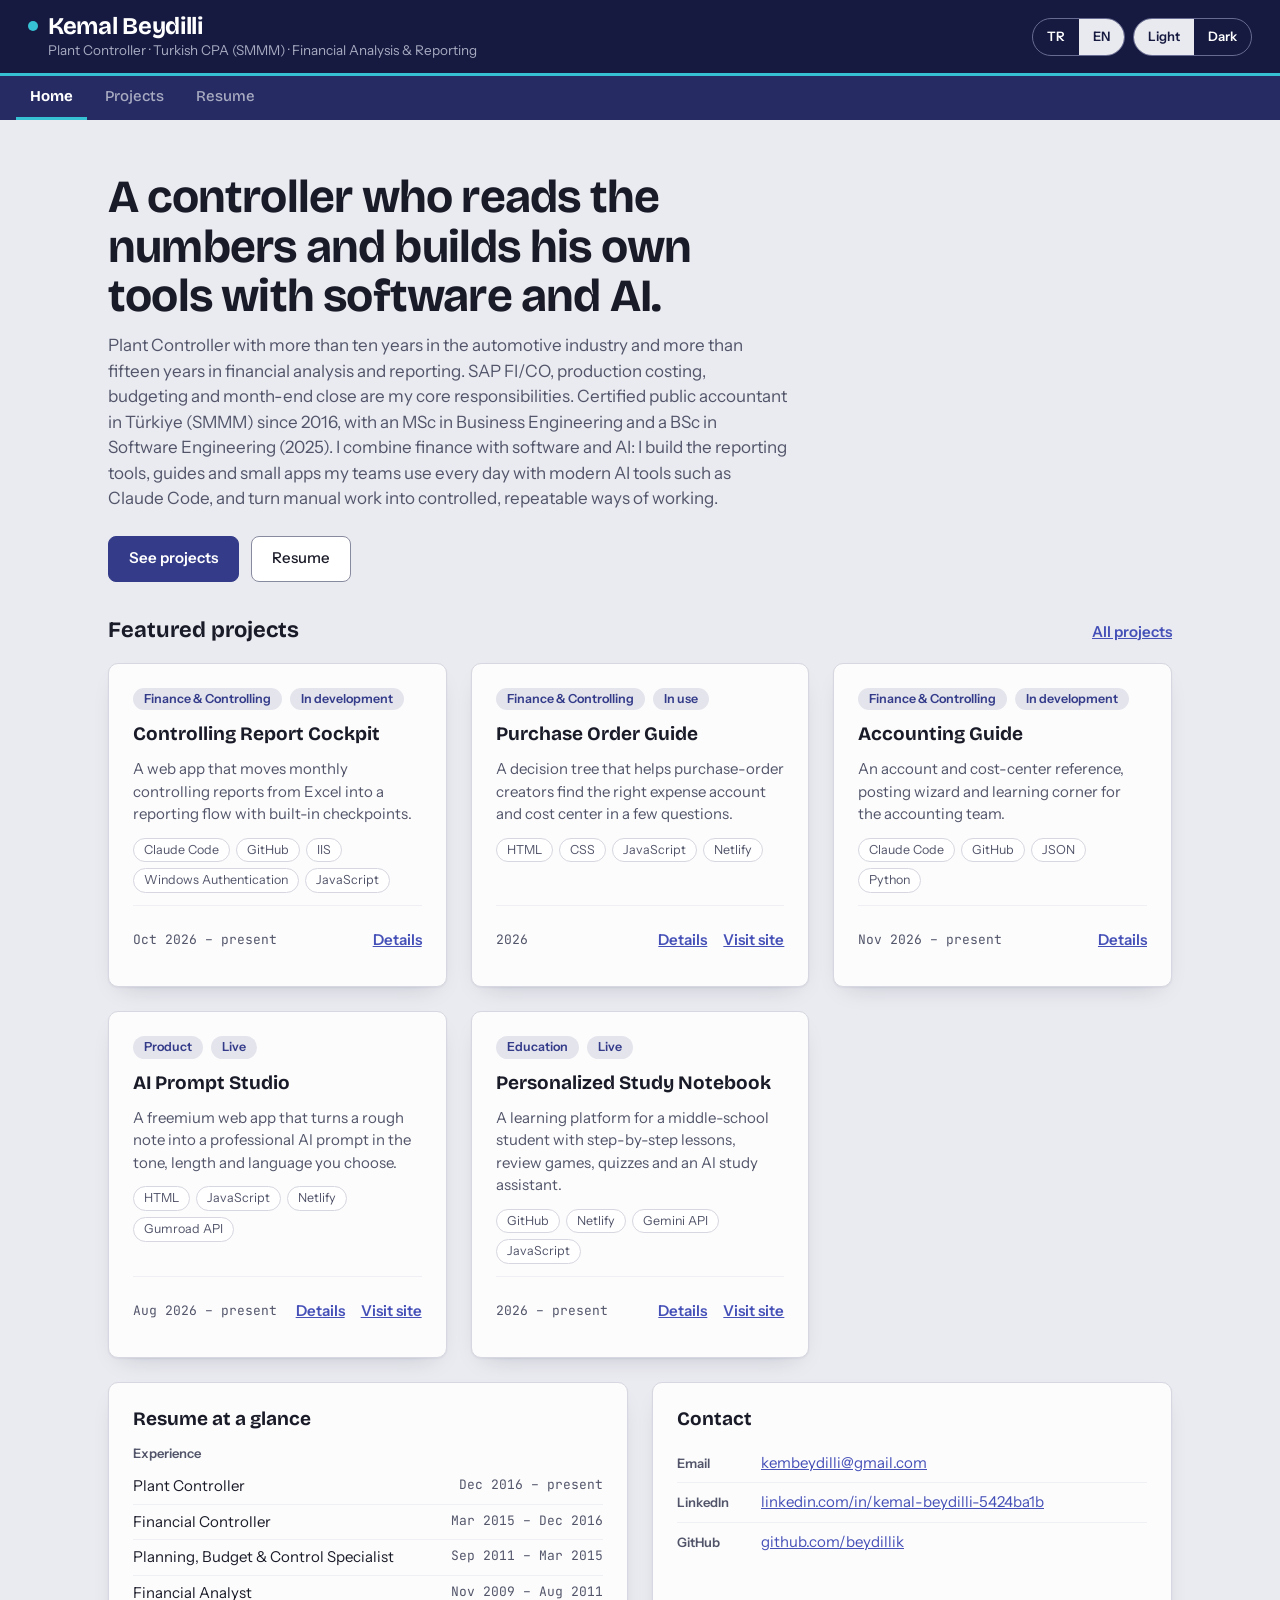
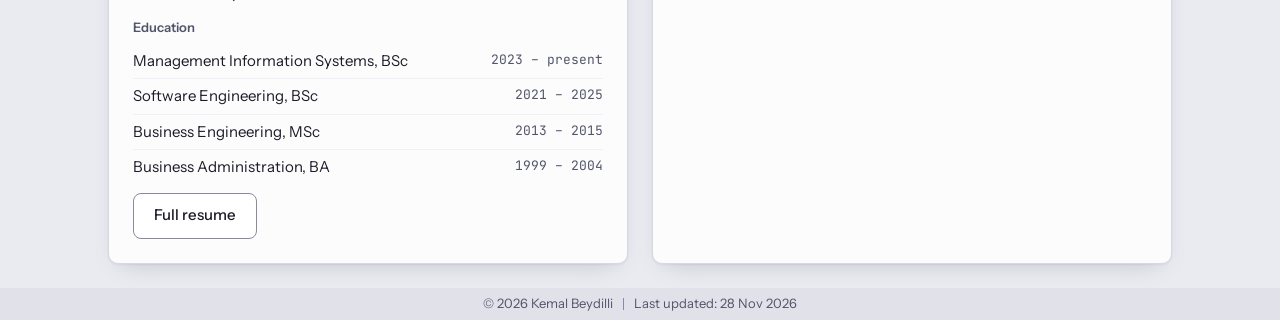
<file: index.html>
<!doctype html>
<!-- Bant düzeni: tanitim. Palet indigo (AGENTS.md). İçerik data/*.json'dan js/site.js ile gelir; buraya içerik yazılmaz. -->
<html lang="tr" data-palet="indigo">
<head>
<meta charset="utf-8">
<meta name="viewport" content="width=device-width,initial-scale=1">
<title>Kemal Beydilli</title>
<link rel="preconnect" href="https://fonts.googleapis.com">
<link rel="stylesheet" href="https://fonts.googleapis.com/css2?family=Bricolage+Grotesque:wght@500;700&family=Instrument+Sans:wght@400;500;600&family=JetBrains+Mono:wght@400;500&display=swap">
<link rel="stylesheet" href="bant-tema.css">
<link rel="stylesheet" href="bant-temel.css">
<script src="bant-tema.js"></script>
<script>/* Varsayılan açık görünüm: kullanıcı Açık/Koyu seçmediyse sistemin koyu ayarı uygulanmaz (bant-tema.js değiştirilmeden). */
(function(){function acik(){try{if(localStorage.getItem("bant-gorunum"))return}catch(e){}if(window.Bant&&Bant.tema)Bant.tema.uygula(null,"acik")}acik();document.addEventListener("DOMContentLoaded",acik)})();</script>
<script src="js/site.js" defer></script>
<style>
/* Ortak: genişlik, tarih, teknoloji etiketi. Renk yalnızca var(--…) ile. */
.govde{max-width:1120px;margin:0 auto}
.tarih{font-family:var(--font-mono);font-size:13px;color:var(--ink-2);font-variant-numeric:tabular-nums;white-space:nowrap}
.teknoloji{list-style:none;margin:0;padding:0;display:flex;flex-wrap:wrap;gap:6px}
.teknoloji li{font-size:12.5px;padding:2px 10px;border:1px solid var(--line);border-radius:var(--radius-pill);background:var(--box);color:var(--ink-2)}
.bolum-baslik{margin:0;font-family:var(--font-display);font-weight:700;font-size:22px}
.metin{margin:var(--space-2) 0 0;max-width:72ch}
.not{margin:0;font-size:13.5px;color:var(--ink-2)}
.kartlar{display:grid;grid-template-columns:repeat(auto-fill,minmax(300px,1fr));gap:var(--space-5)}
.proje-kart{padding:var(--space-5);display:flex;flex-direction:column;gap:var(--space-3)}
.proje-baslik{margin:0;font-family:var(--font-display);font-weight:700;font-size:19px;line-height:1.25}
.proje-baslik a{color:var(--ink);text-decoration:none}
.proje-baslik a:hover{text-decoration:underline}
.proje-ozet{margin:0;color:var(--ink-2)}
.proje-alt{margin-top:auto;display:flex;justify-content:space-between;align-items:center;gap:var(--space-3);flex-wrap:wrap;padding-top:var(--space-3);border-top:1px solid var(--line-2)}
.proje-linkler{display:flex;gap:var(--space-4)}
.proje-linkler a{font-weight:600;min-height:44px;display:inline-flex;align-items:center}
.giris{padding:var(--space-6) 0 var(--space-2);max-width:68ch}
.giris h1{margin:0 0 var(--space-3);font-family:var(--font-display);font-weight:700;font-size:clamp(30px,5vw,46px);line-height:1.08;letter-spacing:-.8px;text-wrap:balance}
.giris p{margin:0 0 var(--space-5);font-size:17px;color:var(--ink-2)}
.bolum{display:grid;gap:var(--space-4)}
.bolum-ust{display:flex;justify-content:space-between;align-items:baseline;gap:var(--space-3);flex-wrap:wrap}
.bolum-ust a{font-weight:600}
.iki-sutun{display:grid;grid-template-columns:repeat(auto-fit,minmax(300px,1fr));gap:var(--space-5)}
.iki-sutun .kart{padding:var(--space-5);display:flex;flex-direction:column;gap:var(--space-3)}
.zaman{list-style:none;margin:0 0 var(--space-2);padding:0}
.zaman li{display:flex;justify-content:space-between;gap:var(--space-3);padding:6px 0;border-bottom:1px solid var(--line-2)}
.zaman li:last-child{border-bottom:0}
.iki-sutun .dugme{align-self:flex-start}
.iletisim{list-style:none;margin:0;padding:0}
.iletisim li{display:flex;gap:var(--space-3);align-items:baseline;padding:var(--space-2) 0;border-bottom:1px solid var(--line-2);overflow-wrap:anywhere}
.iletisim li .etiket{flex:none;min-width:72px}
.iletisim li:last-child{border-bottom:0}
.iletisim .etiket{margin:0}
</style>
</head>
<body data-sayfa="ana">
<header class="band">
  <div><p class="band-ad"><span class="band-nokta"></span><span id="band-ad">Kemal Beydilli</span></p><p class="band-alt" id="band-alt"></p></div>
  <div class="bant-tema" data-bant-tema>
    <div class="bt-seg bt-gor" id="dil-secici" role="group" aria-label="Dil"><button type="button" data-dil="tr" aria-pressed="false">TR</button><button type="button" data-dil="en" aria-pressed="false">EN</button></div>
  </div>
</header>
<nav class="bar" aria-label="Bölümler"><a href="index.html" aria-current="page" data-i18n="nav_ana"></a><a href="projeler.html" data-i18n="nav_projeler"></a><a href="ozgecmis.html" data-i18n="nav_ozgecmis"></a></nav>
<main class="govde">
<noscript><div class="kart kart-bolum"><p>JavaScript is required to show this site. / Bu siteyi göstermek için JavaScript gerekir.</p></div></noscript>
<section class="giris">
  <h1 id="slogan"></h1>
  <p id="hakkimda"></p>
  <div class="eylem"><a class="dugme birincil" href="projeler.html" data-i18n="projeleri_gor"></a><a class="dugme" href="ozgecmis.html" data-i18n="ozgecmisi_gor"></a></div>
</section>
<section class="bolum" aria-labelledby="vitrin-baslik">
  <div class="bolum-ust"><h2 class="bolum-baslik" id="vitrin-baslik" data-i18n="one_cikan"></h2><a href="projeler.html" data-i18n="tum_projeler"></a></div>
  <div class="kartlar" id="vitrin"></div>
</section>
<div class="iki-sutun">
  <section class="kart" aria-labelledby="ko-baslik"><h2 class="panel-baslik" id="ko-baslik" data-i18n="kisa_ozgecmis"></h2><div id="kisa-ozgecmis"></div></section>
  <section class="kart" aria-labelledby="il-baslik"><h2 class="panel-baslik" id="il-baslik" data-i18n="iletisim"></h2><div id="iletisim"></div></section>
</div>
</main>
<footer class="alt-bant" id="alt-bant"></footer>
</body>
</html>
</file>
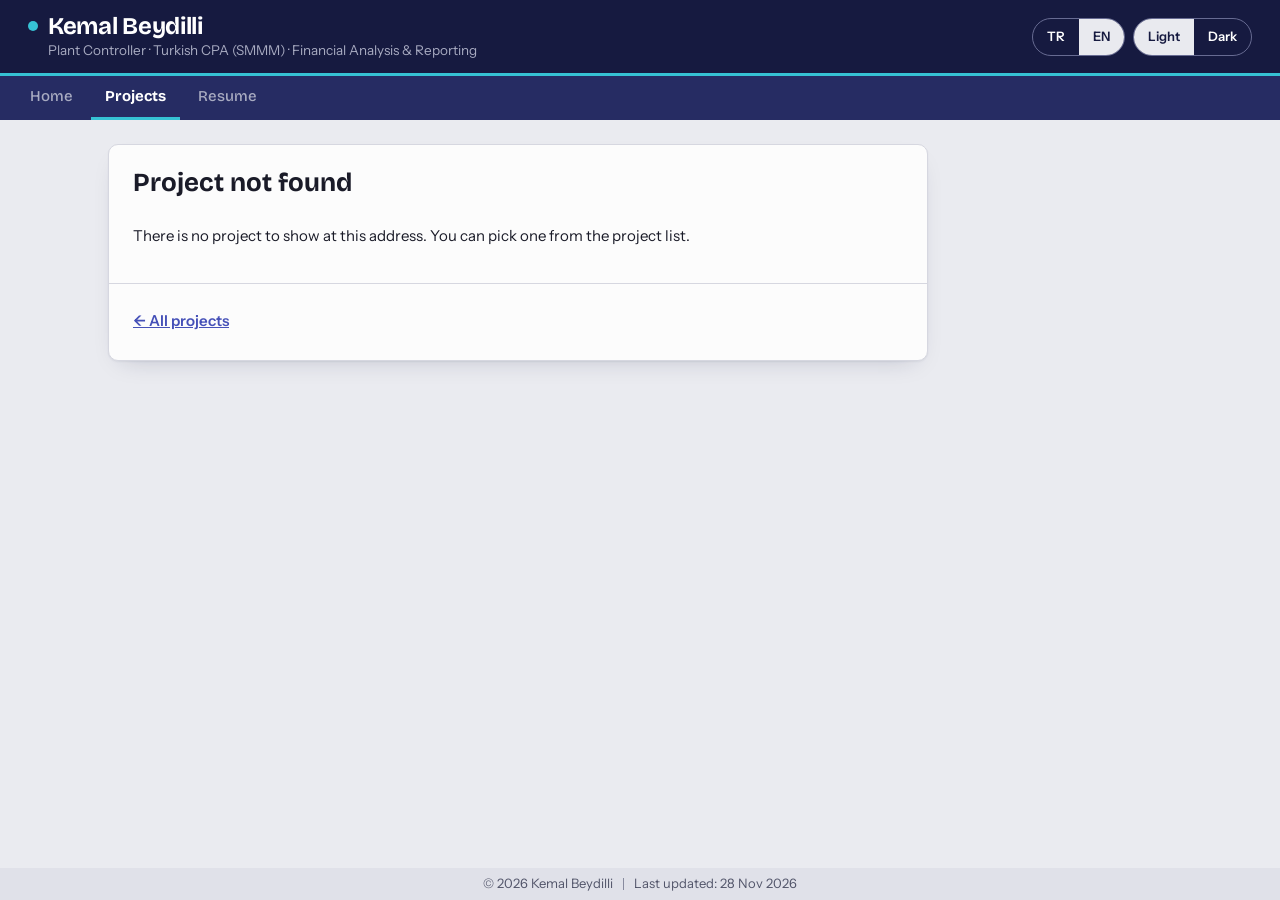
<file: proje.html>
<!doctype html>
<!-- Bant düzeni: tanitim. Palet indigo (AGENTS.md). İçerik data/*.json'dan js/site.js ile gelir; buraya içerik yazılmaz. -->
<html lang="tr" data-palet="indigo">
<head>
<meta charset="utf-8">
<meta name="viewport" content="width=device-width,initial-scale=1">
<title>Kemal Beydilli</title>
<link rel="preconnect" href="https://fonts.googleapis.com">
<link rel="stylesheet" href="https://fonts.googleapis.com/css2?family=Bricolage+Grotesque:wght@500;700&family=Instrument+Sans:wght@400;500;600&family=JetBrains+Mono:wght@400;500&display=swap">
<link rel="stylesheet" href="bant-tema.css">
<link rel="stylesheet" href="bant-temel.css">
<script src="bant-tema.js"></script>
<script>/* Varsayılan açık görünüm: kullanıcı Açık/Koyu seçmediyse sistemin koyu ayarı uygulanmaz (bant-tema.js değiştirilmeden). */
(function(){function acik(){try{if(localStorage.getItem("bant-gorunum"))return}catch(e){}if(window.Bant&&Bant.tema)Bant.tema.uygula(null,"acik")}acik();document.addEventListener("DOMContentLoaded",acik)})();</script>
<script src="js/site.js" defer></script>
<style>
/* Ortak: genişlik, tarih, teknoloji etiketi. Renk yalnızca var(--…) ile. */
.govde{max-width:1120px;margin:0 auto}
.tarih{font-family:var(--font-mono);font-size:13px;color:var(--ink-2);font-variant-numeric:tabular-nums;white-space:nowrap}
.teknoloji{list-style:none;margin:0;padding:0;display:flex;flex-wrap:wrap;gap:6px}
.teknoloji li{font-size:12.5px;padding:2px 10px;border:1px solid var(--line);border-radius:var(--radius-pill);background:var(--box);color:var(--ink-2)}
.bolum-baslik{margin:0;font-family:var(--font-display);font-weight:700;font-size:22px}
.metin{margin:var(--space-2) 0 0;max-width:72ch}
.not{margin:0;font-size:13.5px;color:var(--ink-2)}
#proje{display:grid;gap:var(--space-4);max-width:820px}
.geri{font-weight:600;min-height:44px;display:inline-flex;align-items:center;justify-self:start}
.kart-bas .rozetler{align-items:center}
.proje-ozet{margin:0;font-size:17px;color:var(--ink-2)}
.gorsel{margin:0}
.gorsel img{display:block;max-width:100%;height:auto;border:1px solid var(--line);border-radius:var(--radius-sm)}
.gorsel figcaption{margin-top:var(--space-2);font-size:13px;color:var(--ink-2)}
</style>
</head>
<body data-sayfa="proje">
<header class="band">
  <div><p class="band-ad"><span class="band-nokta"></span><span id="band-ad">Kemal Beydilli</span></p><p class="band-alt" id="band-alt"></p></div>
  <div class="bant-tema" data-bant-tema>
    <div class="bt-seg bt-gor" id="dil-secici" role="group" aria-label="Dil"><button type="button" data-dil="tr" aria-pressed="false">TR</button><button type="button" data-dil="en" aria-pressed="false">EN</button></div>
  </div>
</header>
<nav class="bar" aria-label="Bölümler"><a href="index.html" data-i18n="nav_ana"></a><a href="projeler.html" aria-current="page" data-i18n="nav_projeler"></a><a href="ozgecmis.html" data-i18n="nav_ozgecmis"></a></nav>
<main class="govde">
<noscript><div class="kart kart-bolum"><p>JavaScript is required to show this site. / Bu siteyi göstermek için JavaScript gerekir.</p></div></noscript>
<div id="proje"></div>
</main>
<footer class="alt-bant" id="alt-bant"></footer>
</body>
</html>
</file>
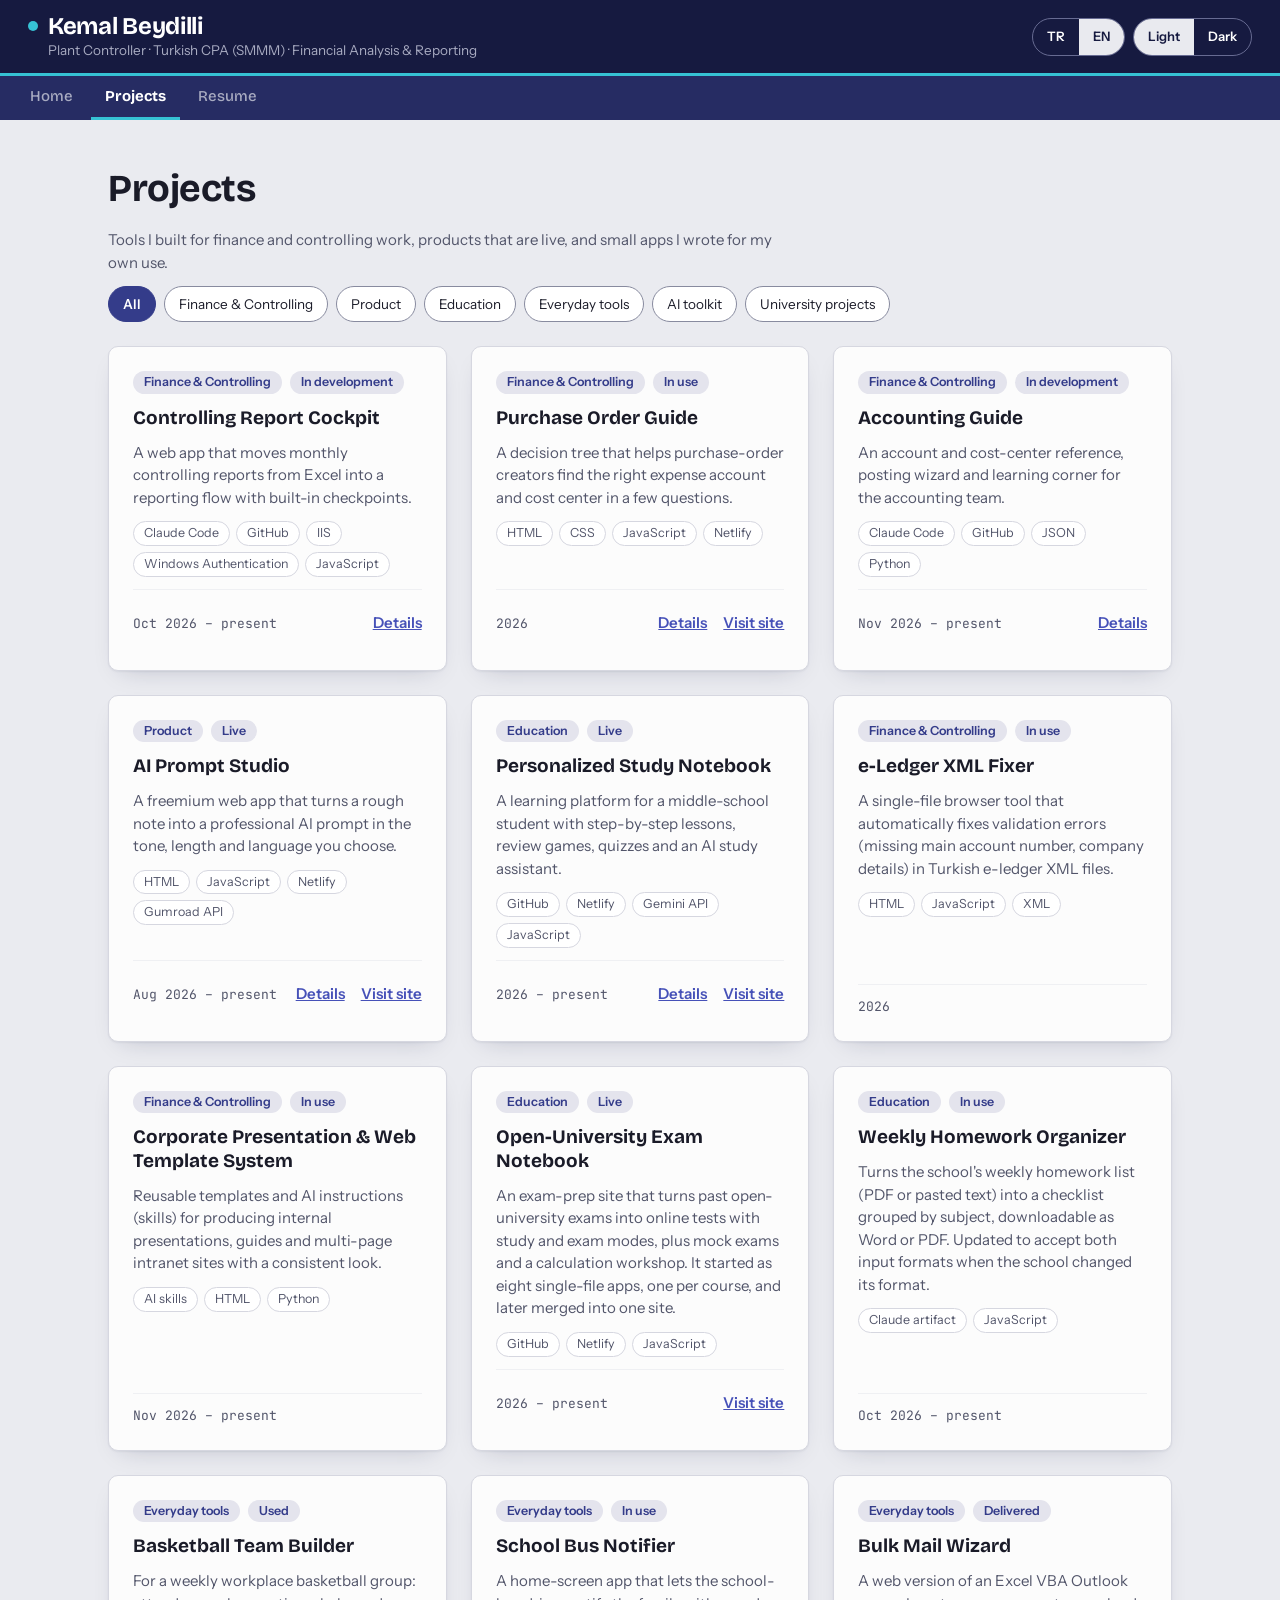
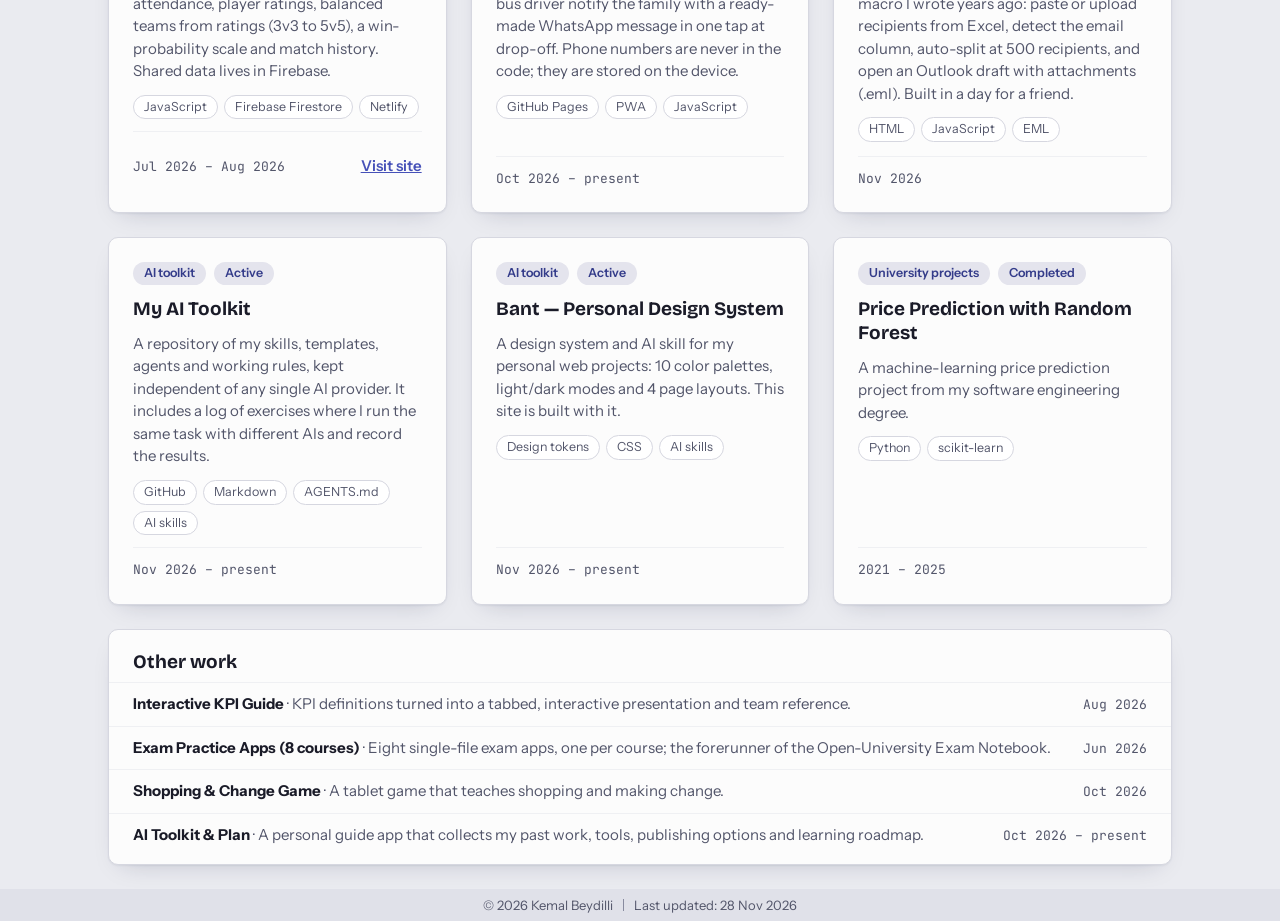
<file: projeler.html>
<!doctype html>
<!-- Bant düzeni: tanitim. Palet indigo (AGENTS.md). İçerik data/*.json'dan js/site.js ile gelir; buraya içerik yazılmaz. -->
<html lang="tr" data-palet="indigo">
<head>
<meta charset="utf-8">
<meta name="viewport" content="width=device-width,initial-scale=1">
<title>Kemal Beydilli</title>
<link rel="preconnect" href="https://fonts.googleapis.com">
<link rel="stylesheet" href="https://fonts.googleapis.com/css2?family=Bricolage+Grotesque:wght@500;700&family=Instrument+Sans:wght@400;500;600&family=JetBrains+Mono:wght@400;500&display=swap">
<link rel="stylesheet" href="bant-tema.css">
<link rel="stylesheet" href="bant-temel.css">
<script src="bant-tema.js"></script>
<script>/* Varsayılan açık görünüm: kullanıcı Açık/Koyu seçmediyse sistemin koyu ayarı uygulanmaz (bant-tema.js değiştirilmeden). */
(function(){function acik(){try{if(localStorage.getItem("bant-gorunum"))return}catch(e){}if(window.Bant&&Bant.tema)Bant.tema.uygula(null,"acik")}acik();document.addEventListener("DOMContentLoaded",acik)})();</script>
<script src="js/site.js" defer></script>
<style>
/* Ortak: genişlik, tarih, teknoloji etiketi. Renk yalnızca var(--…) ile. */
.govde{max-width:1120px;margin:0 auto}
.tarih{font-family:var(--font-mono);font-size:13px;color:var(--ink-2);font-variant-numeric:tabular-nums;white-space:nowrap}
.teknoloji{list-style:none;margin:0;padding:0;display:flex;flex-wrap:wrap;gap:6px}
.teknoloji li{font-size:12.5px;padding:2px 10px;border:1px solid var(--line);border-radius:var(--radius-pill);background:var(--box);color:var(--ink-2)}
.bolum-baslik{margin:0;font-family:var(--font-display);font-weight:700;font-size:22px}
.metin{margin:var(--space-2) 0 0;max-width:72ch}
.not{margin:0;font-size:13.5px;color:var(--ink-2)}
.kartlar{display:grid;grid-template-columns:repeat(auto-fill,minmax(300px,1fr));gap:var(--space-5)}
.proje-kart{padding:var(--space-5);display:flex;flex-direction:column;gap:var(--space-3)}
.proje-baslik{margin:0;font-family:var(--font-display);font-weight:700;font-size:19px;line-height:1.25}
.proje-baslik a{color:var(--ink);text-decoration:none}
.proje-baslik a:hover{text-decoration:underline}
.proje-ozet{margin:0;color:var(--ink-2)}
.proje-alt{margin-top:auto;display:flex;justify-content:space-between;align-items:center;gap:var(--space-3);flex-wrap:wrap;padding-top:var(--space-3);border-top:1px solid var(--line-2)}
.proje-linkler{display:flex;gap:var(--space-4)}
.proje-linkler a{font-weight:600;min-height:44px;display:inline-flex;align-items:center}
.ust{display:grid;gap:var(--space-3);padding-top:var(--space-4)}
.ust h1{margin:0;font-family:var(--font-display);font-weight:700;font-size:clamp(28px,4vw,38px);letter-spacing:-.5px}
.ust p{margin:0;max-width:68ch;color:var(--ink-2)}
.arsiv-kart{padding:var(--space-2) 0}
.arsiv-kart h2{padding:var(--space-3) var(--space-5) var(--space-2)}
.arsiv{list-style:none;margin:0;padding:0}
.arsiv li{display:flex;justify-content:space-between;align-items:baseline;gap:var(--space-4);padding:10px var(--space-5);border-top:1px solid var(--line-2)}
.arsiv-ozet{color:var(--ink-2)}
@media (max-width:640px){.arsiv li{flex-direction:column;gap:2px}}
</style>
</head>
<body data-sayfa="projeler">
<header class="band">
  <div><p class="band-ad"><span class="band-nokta"></span><span id="band-ad">Kemal Beydilli</span></p><p class="band-alt" id="band-alt"></p></div>
  <div class="bant-tema" data-bant-tema>
    <div class="bt-seg bt-gor" id="dil-secici" role="group" aria-label="Dil"><button type="button" data-dil="tr" aria-pressed="false">TR</button><button type="button" data-dil="en" aria-pressed="false">EN</button></div>
  </div>
</header>
<nav class="bar" aria-label="Bölümler"><a href="index.html" data-i18n="nav_ana"></a><a href="projeler.html" aria-current="page" data-i18n="nav_projeler"></a><a href="ozgecmis.html" data-i18n="nav_ozgecmis"></a></nav>
<main class="govde">
<noscript><div class="kart kart-bolum"><p>JavaScript is required to show this site. / Bu siteyi göstermek için JavaScript gerekir.</p></div></noscript>
<section class="ust">
  <h1 data-i18n="projeler_baslik"></h1>
  <p data-i18n="projeler_giris"></p>
  <div class="cipler" id="filtre" role="group"></div>
</section>
<div class="kartlar" id="proje-kartlari"></div>
<p class="not" id="bos" hidden data-i18n="bos"></p>
<section class="kart arsiv-kart" id="arsiv-bolum" aria-labelledby="arsiv-baslik" hidden>
  <h2 class="panel-baslik" id="arsiv-baslik" data-i18n="diger"></h2>
  <ul class="arsiv" id="arsiv"></ul>
</section>
</main>
<footer class="alt-bant" id="alt-bant"></footer>
</body>
</html>
</file>
<file: bant-tema.css>
/* bant-tema.css — Bant tasarım sistemi, 10 palet × açık/koyu. Üretilmiş dosya: değerleri tokens.json'dan gelir, elle değiştirme.
 Kullanım: <html data-palet="grafit"> ; görünüm data-theme="acik|koyu" (bant-tema.js yönetir). */
:root{--space-1:4px;--space-2:8px;--space-3:12px;--space-4:16px;--space-5:24px;--space-6:28px;--radius-sm:8px;--radius-md:10px;--radius-pill:999px;--band-h:76px;--bar-h:44px;--footer-h:32px;--control-h:46px;--font-display:"Bricolage Grotesque", "Arial Narrow", sans-serif;--font-sans:"Instrument Sans", "Segoe UI", sans-serif;--font-mono:"JetBrains Mono", Consolas, monospace}
/* Petrol · Açık */
[data-palet="petrol"],:root{--band:#10262b;--band-2:#17363d;--band-ink:#ffffff;--band-ink-2:#b9d3d7;--band-line:#5c7e84;--band-on:#e4eeee;--accent:#e8704a;--paper:#edf1f1;--card:#fbfcfc;--box:#ffffff;--code-bg:#f3f6f6;--line:#d3dcdc;--line-2:#e6ecec;--line-3:#899596;--ink:#152124;--ink-2:#4f5f63;--fill:#17515b;--on-fill:#ffffff;--code-ink:#17515b;--link:#177888;--tint:#e1eaea;--selected:#e3eeef;--footer:#e2e8e8;--bad:#a93a1b;--bad-bg:#fbe7de;--ok:#1f7a54;--ok-bg:#e0f2ea;--chart-1:#00969a;--chart-2:#d15227;--chart-3:#284eb5;--chart-4:#c79600;--chart-5:#9c3b96;--shadow-card:0 1px 2px rgba(16,38,43,0.06), 0 10px 24px -14px rgba(16,38,43,0.25);color-scheme:light}
/* Petrol · Koyu */
[data-palet="petrol"][data-theme="koyu"],:root:not([data-palet])[data-theme="koyu"]{--band:#10262b;--band-2:#17363d;--band-ink:#ffffff;--band-ink-2:#b9d3d7;--band-line:#5c7e84;--band-on:#e4eeee;--accent:#e8704a;--paper:#081215;--card:#101d21;--box:#172a2f;--code-bg:#0c171a;--line:#25393f;--line-2:#1c2e33;--line-3:#5c757c;--ink:#e6eeee;--ink-2:#9fb1b5;--fill:#1f6f7c;--on-fill:#ffffff;--code-ink:#8fd3de;--link:#6cc5d3;--tint:#1a3035;--selected:#18323a;--footer:#0c181b;--bad:#f0957a;--bad-bg:rgba(240,149,122,0.16);--ok:#5cc596;--ok-bg:rgba(92,197,150,0.16);--chart-1:#0098a4;--chart-2:#db633c;--chart-3:#456ed1;--chart-4:#b88a00;--chart-5:#ad51a7;--shadow-card:none;color-scheme:dark}
/* Mavi · Açık */
[data-palet="mavi"]{--band:#0d2c47;--band-2:#134a73;--band-ink:#ffffff;--band-ink-2:#bcd3e6;--band-line:#5e86a6;--band-on:#e3ecf5;--accent:#e8704a;--paper:#eaeef3;--card:#fbfcfd;--box:#ffffff;--code-bg:#f1f4f8;--line:#d5dce5;--line-2:#edf0f4;--line-3:#89949f;--ink:#16212c;--ink-2:#51606f;--fill:#0f4670;--on-fill:#ffffff;--code-ink:#0f4670;--link:#1c6fa6;--tint:#e3eaf2;--selected:#e4eef7;--footer:#e1e6ec;--bad:#a93a1b;--bad-bg:#fbe7de;--ok:#1f7a54;--ok-bg:#e0f2ea;--chart-1:#0060a6;--chart-2:#902a00;--chart-3:#9d6fe3;--chart-4:#9a7300;--chart-5:#d773d0;--shadow-card:0 1px 2px rgba(13,44,71,0.06), 0 10px 24px -14px rgba(13,44,71,0.25);color-scheme:light}
/* Mavi · Koyu */
[data-palet="mavi"][data-theme="koyu"]{--band:#0d2c47;--band-2:#134a73;--band-ink:#ffffff;--band-ink-2:#bcd3e6;--band-line:#5e86a6;--band-on:#e3ecf5;--accent:#e8704a;--paper:#070d18;--card:#101a2b;--box:#182740;--code-bg:#0b1422;--line:#223349;--line-2:#1a283b;--line-3:#5e738f;--ink:#e8edf5;--ink-2:#a3b1c2;--fill:#1f6397;--on-fill:#ffffff;--code-ink:#9cc8ee;--link:#7dbdeb;--tint:#1b2b42;--selected:#1c3150;--footer:#0b1320;--bad:#f0957a;--bad-bg:rgba(240,149,122,0.16);--ok:#5cc596;--ok-bg:rgba(92,197,150,0.16);--chart-1:#1a83db;--chart-2:#db633c;--chart-3:#8459c3;--chart-4:#856300;--chart-5:#ca6dc3;--shadow-card:none;color-scheme:dark}
/* Grafit · Açık */
[data-palet="grafit"]{--band:#1c2024;--band-2:#292f34;--band-ink:#ffffff;--band-ink-2:#c5cacf;--band-line:#6e757b;--band-on:#e6e8ea;--accent:#d4a23a;--paper:#eff0f1;--card:#fcfcfc;--box:#ffffff;--code-bg:#f5f5f6;--line:#d8dadc;--line-2:#e9ebec;--line-3:#909295;--ink:#1d1f21;--ink-2:#595c5f;--fill:#3f4a54;--on-fill:#ffffff;--code-ink:#374b5d;--link:#586c80;--tint:#e6e8ea;--selected:#e9ecee;--footer:#e5e7e8;--bad:#a93a1b;--bad-bg:#fbe7de;--ok:#1f7a54;--ok-bg:#e0f2ea;--chart-1:#0051a0;--chart-2:#b48300;--chart-3:#753ba8;--chart-4:#00b7a8;--chart-5:#af4da9;--shadow-card:0 1px 2px rgba(28,32,36,0.06), 0 10px 24px -14px rgba(28,32,36,0.25);color-scheme:light}
/* Grafit · Koyu */
[data-palet="grafit"][data-theme="koyu"]{--band:#1c2024;--band-2:#292f34;--band-ink:#ffffff;--band-ink-2:#c5cacf;--band-line:#6e757b;--band-on:#e6e8ea;--accent:#d4a23a;--paper:#0e1012;--card:#181b1e;--box:#23272b;--code-bg:#131517;--line:#32363a;--line-2:#282b2f;--line-3:#6c7176;--ink:#ebecee;--ink-2:#aaaeb1;--fill:#5a6570;--on-fill:#ffffff;--code-ink:#b2c9df;--link:#a2b8ce;--tint:#282d31;--selected:#292e33;--footer:#141618;--bad:#f0957a;--bad-bg:rgba(240,149,122,0.16);--ok:#5cc596;--ok-bg:rgba(92,197,150,0.16);--chart-1:#408dea;--chart-2:#966c00;--chart-3:#9763cc;--chart-4:#00ac9f;--chart-5:#993f94;--shadow-card:none;color-scheme:dark}
/* Zeytin · Açık */
[data-palet="zeytin"]{--band:#232b1c;--band-2:#303b26;--band-ink:#ffffff;--band-ink-2:#cfd9c6;--band-line:#76836b;--band-on:#f1f5ee;--accent:#d9893b;--paper:#eff1ee;--card:#fcfcfb;--box:#ffffff;--code-bg:#f5f6f4;--line:#d8dbd5;--line-2:#e9ece7;--line-3:#8f948c;--ink:#1c2118;--ink-2:#585e52;--fill:#3d4f2d;--on-fill:#ffffff;--code-ink:#3d4f2d;--link:#58743e;--tint:#e6e9e3;--selected:#e9ede5;--footer:#e5e8e3;--bad:#a93a1b;--bad-bg:#fbe7de;--ok:#1f7a54;--ok-bg:#e0f2ea;--chart-1:#405e00;--chart-2:#b16500;--chart-3:#005bb4;--chart-4:#c360bc;--chart-5:#00b7a8;--shadow-card:0 1px 2px rgba(35,43,28,0.06), 0 10px 24px -14px rgba(35,43,28,0.25);color-scheme:light}
/* Zeytin · Koyu */
[data-palet="zeytin"][data-theme="koyu"]{--band:#232b1c;--band-2:#303b26;--band-ink:#ffffff;--band-ink-2:#cfd9c6;--band-line:#76836b;--band-on:#f1f5ee;--accent:#d9893b;--paper:#0e120a;--card:#181d13;--box:#22291c;--code-bg:#12170f;--line:#31382a;--line-2:#262d21;--line-3:#697361;--ink:#eaede8;--ink-2:#a9b0a3;--fill:#546c3e;--on-fill:#ffffff;--code-ink:#b6d0a1;--link:#a2c187;--tint:#272f20;--selected:#28311f;--footer:#13180f;--bad:#f0957a;--bad-bg:rgba(240,149,122,0.16);--ok:#5cc596;--ok-bg:rgba(92,197,150,0.16);--chart-1:#6f9d17;--chart-2:#995600;--chart-3:#3280dd;--chart-4:#a64ba0;--chart-5:#00ac9f;--shadow-card:none;color-scheme:dark}
/* Mürdüm · Açık */
[data-palet="murdum"]{--band:#2b1e33;--band-2:#3b2c45;--band-ink:#ffffff;--band-ink-2:#d8cae1;--band-line:#83718f;--band-on:#f1ecf5;--accent:#3fb8a4;--paper:#f1eff3;--card:#fcfcfc;--box:#ffffff;--code-bg:#f6f5f7;--line:#ddd8e0;--line-2:#ece9ef;--line-3:#968f9b;--ink:#221c26;--ink-2:#615867;--fill:#563c66;--on-fill:#ffffff;--code-ink:#563c66;--link:#7e5696;--tint:#ebe6ee;--selected:#efe9f3;--footer:#e8e5eb;--bad:#a93a1b;--bad-bg:#fbe7de;--ok:#1f7a54;--ok-bg:#e0f2ea;--chart-1:#833ea7;--chart-2:#00b19b;--chart-3:#b36300;--chart-4:#0053a5;--chart-5:#b08000;--shadow-card:0 1px 2px rgba(43,30,51,0.06), 0 10px 24px -14px rgba(43,30,51,0.25);color-scheme:light}
/* Mürdüm · Koyu */
[data-palet="murdum"][data-theme="koyu"]{--band:#2b1e33;--band-2:#3b2c45;--band-ink:#ffffff;--band-ink-2:#d8cae1;--band-line:#83718f;--band-on:#f1ecf5;--accent:#3fb8a4;--paper:#130e17;--card:#1f1723;--box:#2c2232;--code-bg:#18121c;--line:#3b3042;--line-2:#302636;--line-3:#796b81;--ink:#efeaf1;--ink-2:#b3a9ba;--fill:#76528b;--on-fill:#ffffff;--code-ink:#d9b6ef;--link:#cda1e8;--tint:#322739;--selected:#35273e;--footer:#19131d;--bad:#f0957a;--bad-bg:rgba(240,149,122,0.16);--ok:#5cc596;--ok-bg:rgba(92,197,150,0.16);--chart-1:#a05fc4;--chart-2:#00ad98;--chart-3:#9e5700;--chart-4:#408dea;--chart-5:#9a6f00;--shadow-card:none;color-scheme:dark}
/* Çelik · Açık */
[data-palet="celik"]{--band:#1a242c;--band-2:#2b3a46;--band-ink:#ffffff;--band-ink-2:#aab0b5;--band-line:#6b757e;--band-on:#eaebec;--accent:#f07a2a;--paper:#ebeeef;--card:#fcfcfc;--box:#ffffff;--code-bg:#f5f6f6;--line:#d8dcdf;--line-2:#f0f1f2;--line-3:#899299;--ink:#1c2226;--ink-2:#566066;--fill:#34505f;--on-fill:#ffffff;--code-ink:#34505f;--link:#2f6c8c;--tint:#e5e9eb;--selected:#eaeef1;--footer:#e1e5e7;--bad:#a93a1b;--bad-bg:#fbe7de;--ok:#1f7a54;--ok-bg:#e0f2ea;--chart-1:#2f6c8c;--chart-2:#e27327;--chart-3:#9c3b96;--chart-4:#405e00;--chart-5:#284eb5;--shadow-card:0 1px 2px rgba(26,36,44,0.06), 0 10px 24px -14px rgba(26,36,44,0.25);color-scheme:light}
/* Çelik · Koyu */
[data-palet="celik"][data-theme="koyu"]{--band:#1a242c;--band-2:#2b3a46;--band-ink:#ffffff;--band-ink-2:#aab0b5;--band-line:#6b757e;--band-on:#eaebec;--accent:#f07a2a;--paper:#0c1013;--card:#171e23;--box:#242d33;--code-bg:#11161a;--line:#323c43;--line-2:#242d32;--line-3:#5f6b73;--ink:#ebeef0;--ink-2:#9ba5ab;--fill:#325b71;--on-fill:#ffffff;--code-ink:#a1bdcb;--link:#82a7ba;--tint:#272f35;--selected:#34424b;--footer:#101519;--bad:#f0957a;--bad-bg:rgba(240,149,122,0.16);--ok:#5cc596;--ok-bg:rgba(92,197,150,0.16);--chart-1:#82a7ba;--chart-2:#f07a2a;--chart-3:#ad51a7;--chart-4:#6f9d17;--chart-5:#456ed1;--shadow-card:none;color-scheme:dark}
/* Bordo · Açık */
[data-palet="bordo"]{--band:#2e0f19;--band-2:#4e1c2b;--band-ink:#ffffff;--band-ink-2:#b8a4aa;--band-line:#83606b;--band-on:#ede8ea;--accent:#d6a845;--paper:#f0ebec;--card:#fcfcfc;--box:#ffffff;--code-bg:#f7f5f5;--line:#dfd7d9;--line-2:#f2f0f0;--line-3:#9d8b8f;--ink:#271c1e;--ink-2:#68555a;--fill:#6b2338;--on-fill:#ffffff;--code-ink:#6b2338;--link:#9a3150;--tint:#ece5e6;--selected:#f1e9eb;--footer:#e8e1e3;--bad:#a93a1b;--bad-bg:#fbe7de;--ok:#1f7a54;--ok-bg:#e0f2ea;--chart-1:#9a3150;--chart-2:#b48d3a;--chart-3:#284eb5;--chart-4:#9c3b96;--chart-5:#00969a;--shadow-card:0 1px 2px rgba(46,15,25,0.06), 0 10px 24px -14px rgba(46,15,25,0.25);color-scheme:light}
/* Bordo · Koyu */
[data-palet="bordo"][data-theme="koyu"]{--band:#2e0f19;--band-2:#4e1c2b;--band-ink:#ffffff;--band-ink-2:#b8a4aa;--band-line:#83606b;--band-on:#ede8ea;--accent:#d6a845;--paper:#140b0d;--card:#25161a;--box:#352126;--code-bg:#1b1013;--line:#453035;--line-2:#342227;--line-3:#796065;--ink:#f0eaec;--ink-2:#ae989e;--fill:#7e2942;--on-fill:#ffffff;--code-ink:#d2a2b0;--link:#c28396;--tint:#372429;--selected:#4f3138;--footer:#1a0f11;--bad:#f0957a;--bad-bg:rgba(240,149,122,0.16);--ok:#5cc596;--ok-bg:rgba(92,197,150,0.16);--chart-1:#c28396;--chart-2:#d6a845;--chart-3:#456ed1;--chart-4:#ad51a7;--chart-5:#0098a4;--shadow-card:none;color-scheme:dark}
/* Orman · Açık */
[data-palet="orman"]{--band:#0d2620;--band-2:#163d33;--band-ink:#ffffff;--band-ink-2:#a2b1ad;--band-line:#5c7770;--band-on:#e8eceb;--accent:#dd8f55;--paper:#ebefee;--card:#fcfcfc;--box:#ffffff;--code-bg:#f5f7f6;--line:#d8dfdd;--line-2:#f0f2f1;--line-3:#869691;--ink:#1c2623;--ink-2:#566761;--fill:#1d5a4a;--on-fill:#ffffff;--code-ink:#1d5a4a;--link:#1f7a62;--tint:#e5ebe9;--selected:#e9f1ee;--footer:#e1e7e5;--bad:#a93a1b;--bad-bg:#fbe7de;--ok:#1f7a54;--ok-bg:#e0f2ea;--chart-1:#1f7a62;--chart-2:#c7814c;--chart-3:#284eb5;--chart-4:#9c3b96;--chart-5:#405e00;--shadow-card:0 1px 2px rgba(13,38,32,0.06), 0 10px 24px -14px rgba(13,38,32,0.25);color-scheme:light}
/* Orman · Koyu */
[data-palet="orman"][data-theme="koyu"]{--band:#0d2620;--band-2:#163d33;--band-ink:#ffffff;--band-ink-2:#a2b1ad;--band-line:#5c7770;--band-on:#e8eceb;--accent:#dd8f55;--paper:#0a1411;--card:#152620;--box:#20362f;--code-bg:#101c18;--line:#2f463e;--line-2:#22352f;--line-3:#58746b;--ink:#eaf0ee;--ink-2:#98afa7;--fill:#1e6754;--on-fill:#ffffff;--code-ink:#9ac3b8;--link:#79afa1;--tint:#243831;--selected:#305045;--footer:#0e1b16;--bad:#f0957a;--bad-bg:rgba(240,149,122,0.16);--ok:#5cc596;--ok-bg:rgba(92,197,150,0.16);--chart-1:#79afa1;--chart-2:#dd8f55;--chart-3:#456ed1;--chart-4:#ad51a7;--chart-5:#6f9d17;--shadow-card:none;color-scheme:dark}
/* İndigo · Açık */
[data-palet="indigo"]{--band:#161a40;--band-2:#262c63;--band-ink:#ffffff;--band-ink-2:#a8abc1;--band-line:#676b92;--band-on:#e9eaef;--accent:#36c2d4;--paper:#eaebf0;--card:#fcfcfc;--box:#ffffff;--code-bg:#f5f5f7;--line:#d6d7e0;--line-2:#eff0f3;--line-3:#888b9f;--ink:#1a1b28;--ink-2:#52556a;--fill:#343c8a;--on-fill:#ffffff;--code-ink:#343c8a;--link:#4651b8;--tint:#e4e4ed;--selected:#e8e9f2;--footer:#e0e1e9;--bad:#a93a1b;--bad-bg:#fbe7de;--ok:#1f7a54;--ok-bg:#e0f2ea;--chart-1:#4651b8;--chart-2:#2c9fae;--chart-3:#b78a00;--chart-4:#9c3b96;--chart-5:#d15227;--shadow-card:0 1px 2px rgba(22,26,64,0.06), 0 10px 24px -14px rgba(22,26,64,0.25);color-scheme:light}
/* İndigo · Koyu */
[data-palet="indigo"][data-theme="koyu"]{--band:#161a40;--band-2:#262c63;--band-ink:#ffffff;--band-ink-2:#a8abc1;--band-line:#676b92;--band-on:#e9eaef;--accent:#36c2d4;--paper:#090a16;--card:#131528;--box:#1e2039;--code-bg:#0e101d;--line:#2c2f49;--line-2:#1f2237;--line-3:#5e6280;--ink:#e9eaf1;--ink-2:#9598b2;--fill:#3b449c;--on-fill:#ffffff;--code-ink:#acb1df;--link:#9097d4;--tint:#21243b;--selected:#2c3054;--footer:#0d0e1c;--bad:#f0957a;--bad-bg:rgba(240,149,122,0.16);--ok:#5cc596;--ok-bg:rgba(92,197,150,0.16);--chart-1:#9097d4;--chart-2:#36c2d4;--chart-3:#b88a00;--chart-4:#ad51a7;--chart-5:#6f9d17;--shadow-card:none;color-scheme:dark}
/* Toprak · Açık */
[data-palet="toprak"]{--band:#2a1d15;--band-2:#45311f;--band-ink:#ffffff;--band-ink-2:#b5ada5;--band-line:#7d6f62;--band-on:#eceae9;--accent:#4fb3a3;--paper:#f0edeb;--card:#fcfcfc;--box:#ffffff;--code-bg:#f7f6f5;--line:#dfdbd7;--line-2:#f2f1f0;--line-3:#9a9088;--ink:#27211c;--ink-2:#685e55;--fill:#6a4a30;--on-fill:#ffffff;--code-ink:#6a4a30;--link:#8a5a32;--tint:#ece8e5;--selected:#f1ede9;--footer:#e8e4e1;--bad:#a93a1b;--bad-bg:#fbe7de;--ok:#1f7a54;--ok-bg:#e0f2ea;--chart-1:#8a5a32;--chart-2:#47a193;--chart-3:#284eb5;--chart-4:#9c3b96;--chart-5:#405e00;--shadow-card:0 1px 2px rgba(42,29,21,0.06), 0 10px 24px -14px rgba(42,29,21,0.25);color-scheme:light}
/* Toprak · Koyu */
[data-palet="toprak"][data-theme="koyu"]{--band:#2a1d15;--band-2:#45311f;--band-ink:#ffffff;--band-ink-2:#b5ada5;--band-line:#7d6f62;--band-on:#eceae9;--accent:#4fb3a3;--paper:#130f0b;--card:#241d17;--box:#342b23;--code-bg:#1a1511;--line:#443a32;--line-2:#332b24;--line-3:#74685e;--ink:#f0edea;--ink-2:#aca39a;--fill:#775031;--on-fill:#ffffff;--code-ink:#cab5a3;--link:#b99c84;--tint:#362d26;--selected:#4c3f33;--footer:#19140f;--bad:#f0957a;--bad-bg:rgba(240,149,122,0.16);--ok:#5cc596;--ok-bg:rgba(92,197,150,0.16);--chart-1:#b99c84;--chart-2:#4fb3a3;--chart-3:#456ed1;--chart-4:#ad51a7;--chart-5:#6f9d17;--shadow-card:none;color-scheme:dark}
/* TemaSecici: bandın sağındaki hap düğmeler */
.bant-tema{display:flex;align-items:center;gap:var(--space-2,8px);flex-wrap:wrap}
.bant-tema .bt-seg{display:flex;align-items:center;border:1px solid var(--band-line);border-radius:var(--radius-pill,999px);overflow:hidden}
.bant-tema button{font:inherit;cursor:pointer;margin:0;border:0;background:transparent;color:var(--band-ink)}
.bant-tema .bt-gor button{min-height:36px;padding:0 14px;font-size:13px;font-weight:600}
.bant-tema .bt-gor button[aria-pressed="true"]{background:var(--band-on);color:var(--band)}
.bant-tema .bt-pal{padding:0 4px}
.bant-tema .bt-pal button{width:32px;height:36px;display:grid;place-items:center;padding:0}
.bant-tema .bt-pal button span{width:16px;height:16px;border-radius:50%;box-shadow:0 0 0 2px transparent;transition:box-shadow .12s}
.bant-tema .bt-pal button[aria-checked="true"] span{box-shadow:0 0 0 2px var(--band),0 0 0 4px var(--band-ink)}
.bant-tema button:focus-visible{outline:2px solid var(--band-ink);outline-offset:-3px;border-radius:999px}
@media (max-width:560px){.bant-tema .bt-gor button{padding:0 10px}.bant-tema .bt-pal button{width:28px}}
@media (prefers-reduced-motion:reduce){.bant-tema .bt-pal button span{transition:none}}
</file>
<file: bant-temel.css>
/* bant-temel.css — Bant iskeleti ve ortak bileşenler. Renkler bant-tema.css'ten gelir; burada sabit renk yok. */
*,*::before,*::after{box-sizing:border-box}
html,body{margin:0}
body{background:var(--paper);color:var(--ink);font-family:var(--font-sans);font-size:15px;line-height:1.5;min-height:100vh;display:flex;flex-direction:column}
button,input,select,textarea{font:inherit;color:inherit}
a{color:var(--link)}
:focus-visible{outline:2px solid var(--link);outline-offset:2px}

/* Üst bant */
.band{min-height:var(--band-h);display:flex;align-items:center;justify-content:space-between;gap:var(--space-4);flex-wrap:wrap;padding:10px var(--space-6);background:var(--band);border-bottom:3px solid var(--accent);color:var(--band-ink)}
.band-ad{display:flex;align-items:center;gap:10px;margin:0;font-family:var(--font-display);font-weight:700;font-size:24px;line-height:1.15;letter-spacing:-.3px}
.band-nokta{width:10px;height:10px;border-radius:50%;background:var(--accent);flex:none}
.band-alt{margin:0;font-size:13.5px;color:var(--band-ink-2);padding-left:20px}

/* Bölüm çubuğu */
.bar{min-height:var(--bar-h);display:flex;gap:var(--space-1);padding:0 var(--space-4);background:var(--band-2);font-family:var(--font-display);font-weight:500;overflow-x:auto}
.bar a,.bar button{display:flex;align-items:center;padding:0 14px;color:var(--band-ink-2);text-decoration:none;background:none;border:0;border-bottom:3px solid transparent;cursor:pointer;white-space:nowrap}
.bar [aria-current="page"],.bar [aria-selected="true"]{color:var(--band-ink);font-weight:700;border-bottom-color:var(--accent)}
.bar :focus-visible{outline-color:var(--band-ink);outline-offset:-4px}

/* Gövde ve alt bant */
.govde{flex:1;width:100%;padding:var(--space-5) var(--space-6);display:grid;gap:var(--space-5);align-content:start}
.alt-bant{min-height:var(--footer-h);display:flex;align-items:center;justify-content:center;gap:10px;flex-wrap:wrap;padding:4px var(--space-4);background:var(--footer);color:var(--ink-2);font-size:13px}
.alt-bant .ayrac{width:1px;height:12px;background:var(--line-3)}

/* Kart */
.kart{background:var(--card);border:1px solid var(--line);border-radius:var(--radius-md);box-shadow:var(--shadow-card);min-width:0}
.kart-bas{display:flex;flex-direction:column;gap:var(--space-3);padding:22px var(--space-5) 20px;border-bottom:1px solid var(--line)}
.kart-bolum{padding:var(--space-4) var(--space-5);border-bottom:1px solid var(--line-2)}
.kart-bolum:last-child{border-bottom:0}
.kart h1,.kart h2.baslik{margin:0;font-family:var(--font-display);font-weight:700;font-size:26px;line-height:1.2}
.etiket{margin:0 0 6px;font-size:13px;font-weight:600;color:var(--ink-2)}
.panel-baslik{margin:0;font-family:var(--font-display);font-weight:700;font-size:19px;line-height:1.3}

/* Rozet ve çip */
.rozetler,.cipler{display:flex;gap:var(--space-2);flex-wrap:wrap}
.rozet{font-size:12.5px;font-weight:600;border-radius:var(--radius-pill);padding:2px 11px;background:var(--tint);color:var(--code-ink)}
.rozet.kotu{background:var(--bad-bg);color:var(--bad)}
.rozet.iyi{background:var(--ok-bg);color:var(--ok)}
.cip{min-height:36px;padding:0 14px;border-radius:var(--radius-pill);border:1px solid var(--line-3);background:var(--box);color:var(--ink);font-size:13.5px;cursor:pointer}
.cip[aria-pressed="true"]{background:var(--fill);border-color:var(--fill);color:var(--on-fill);font-weight:600}

/* Rakam kutusu */
.rakamlar{display:flex;gap:var(--space-3);flex-wrap:wrap}
.rakam{min-width:110px;padding:10px 16px;border:1px solid var(--line-3);border-radius:var(--radius-sm);background:var(--box)}
.rakam.ana{border:1.5px solid var(--ink)}
.rakam small{display:block;font-size:12.5px;color:var(--ink-2)}
.rakam b{font-family:var(--font-mono);font-weight:500;font-size:22px;font-variant-numeric:tabular-nums}
.eksi{color:var(--bad);font-weight:600}
.arti{color:var(--ok);font-weight:600}

/* Düğme */
.eylem{display:flex;gap:var(--space-3);flex-wrap:wrap;align-items:center}
.dugme{min-height:var(--control-h);padding:0 20px;border-radius:var(--radius-sm);border:1px solid var(--line-3);background:var(--box);color:var(--ink);font-weight:500;cursor:pointer;text-decoration:none;display:inline-flex;align-items:center}
.dugme.birincil{border-color:var(--fill);background:var(--fill);color:var(--on-fill);font-weight:600}
.dugme:disabled{color:var(--ink-2);background:var(--card);cursor:default}

/* Metin alanı */
.alan{width:100%;min-height:var(--control-h);padding:10px 14px;border:1px solid var(--line-3);border-radius:var(--radius-sm);background:var(--box);color:var(--ink);font-size:16px;line-height:1.6}
textarea.alan{min-height:140px;resize:vertical}
.cikti{font-family:var(--font-mono);font-size:13.5px;line-height:1.75;background:var(--code-bg);border:1px solid var(--line);border-radius:var(--radius-sm);padding:14px 16px;white-space:pre-wrap;margin:0}

/* Tablo */
.tablo-kap{overflow-x:auto;border:1px solid var(--line-3);border-radius:var(--radius-sm)}
table.tablo{width:100%;border-collapse:collapse;font-size:14px}
.tablo th{background:var(--tint);color:var(--ink-2);font-size:12.5px;font-weight:600;text-align:left;padding:8px 12px}
.tablo td{padding:8px 12px;border-top:1px solid var(--line-2);background:var(--box)}
.tablo .sayi{text-align:right;font-family:var(--font-mono);font-variant-numeric:tabular-nums}

/* Liste (sol panel) */
.liste{list-style:none;margin:0;padding:0}
.liste li{border-bottom:1px solid var(--line-2)}
.liste li:last-child{border-bottom:0}
.liste a,.liste button{display:flex;justify-content:space-between;gap:var(--space-3);width:100%;padding:10px var(--space-4);background:none;border:0;text-align:left;color:var(--ink);text-decoration:none;cursor:pointer}
.liste [aria-current="true"]{background:var(--selected);box-shadow:inset 4px 0 0 var(--accent);font-weight:600}
.liste code{font-family:var(--font-mono);font-size:13px;color:var(--code-ink)}

@media (max-width:640px){.band,.govde{padding-left:16px;padding-right:16px}.band-alt{display:none}}
</file>
